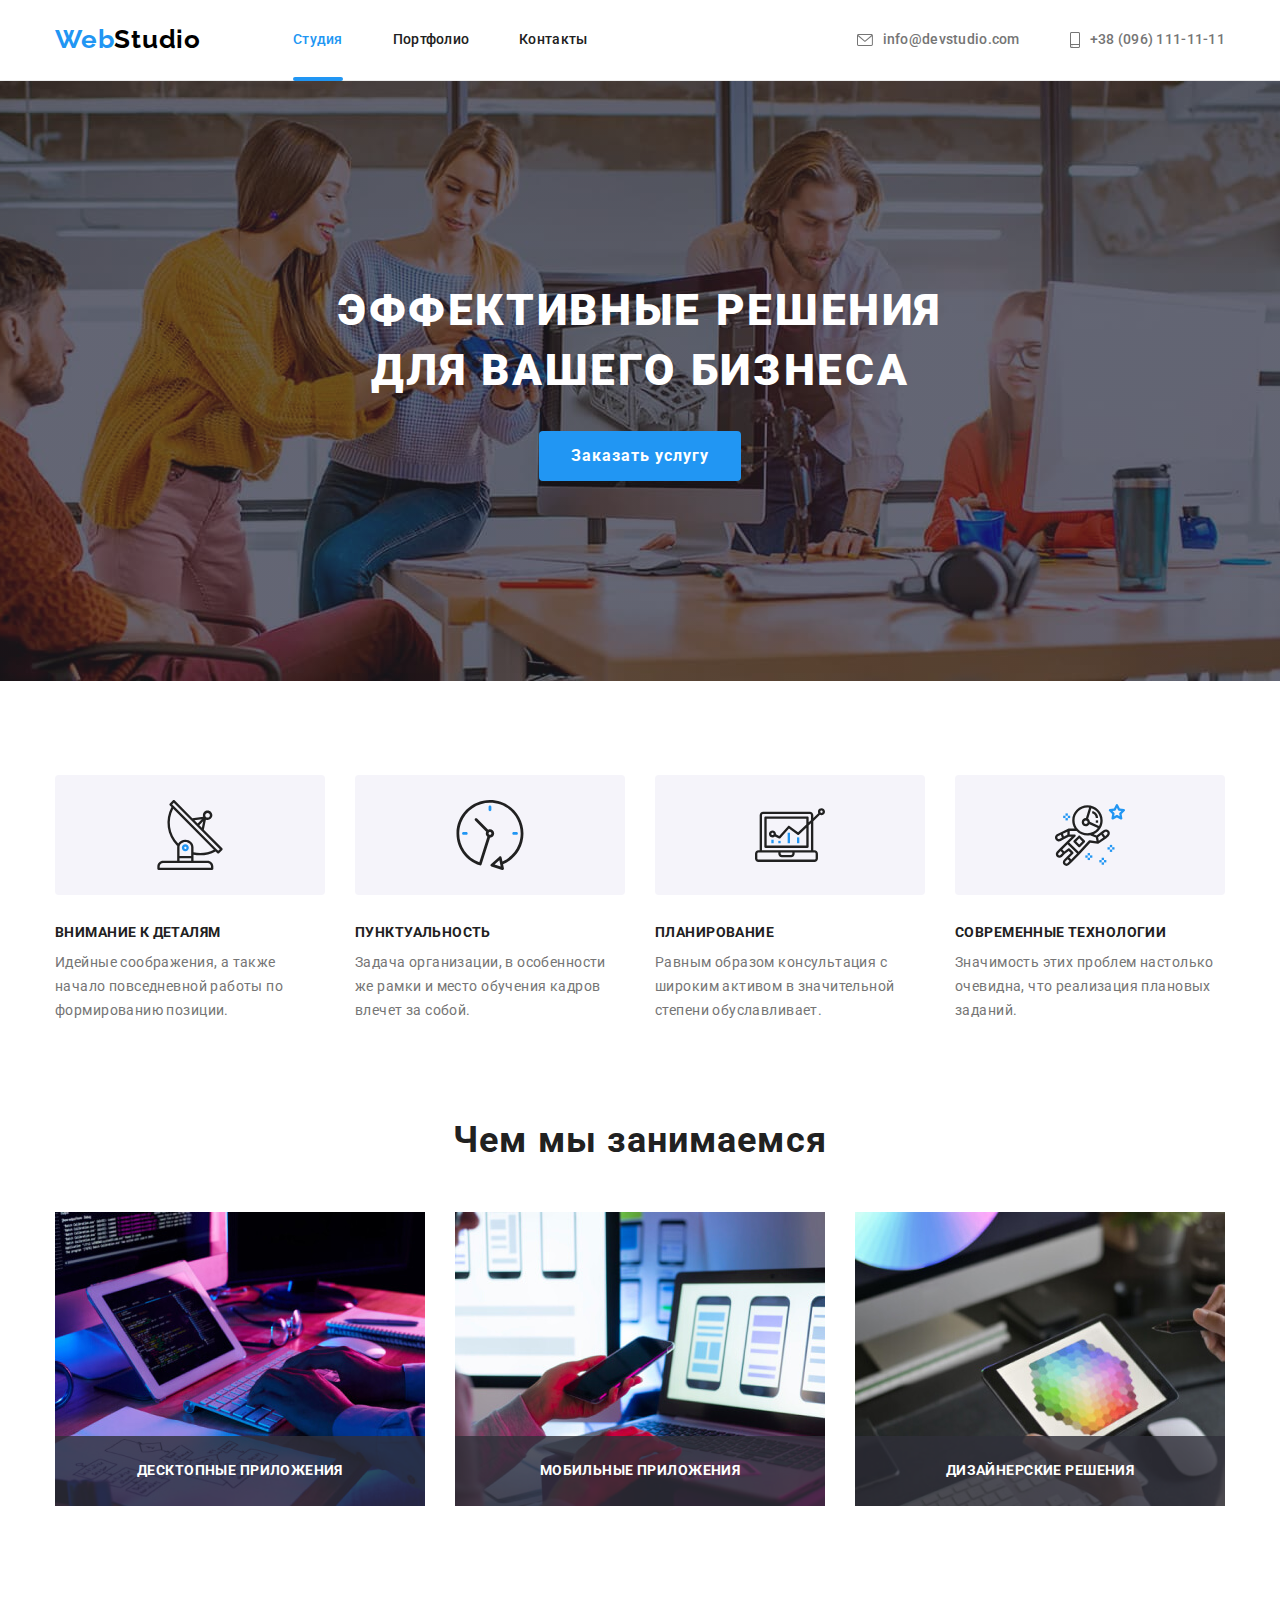
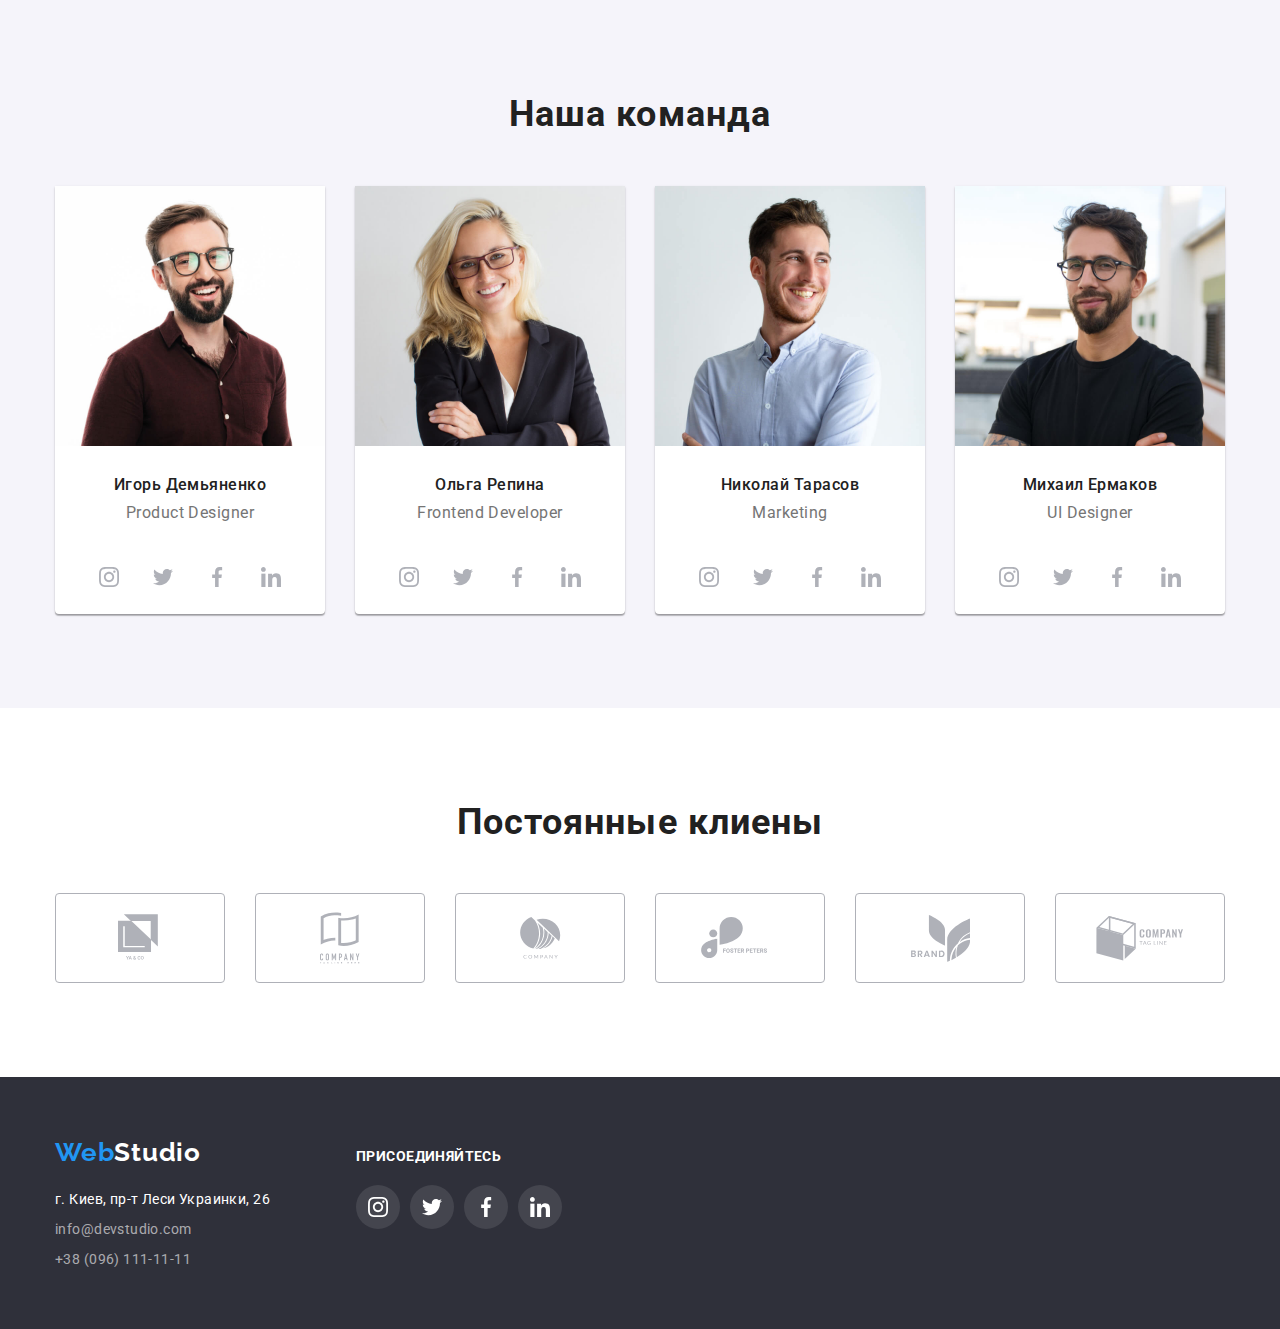
<file: index.html>
<!DOCTYPE html>
<html lang="ru">

<head>
  <meta charset="UTF-8">
  <meta name="viewport" content="width=device-width, 
  initial-scale=1.0">
  <title>WebStudio</title>
  <link rel="stylesheet" 
  href="https://cdnjs.cloudflare.com/ajax/libs/modern-normalize/1.0.0/modern-normalize.min.css">
    <link rel="preconnect" 
    href="https://fonts.gstatic.com">
    <link
      href="https://fonts.googleapis.com/css2?family=Oleo+Script&family=Raleway:wght@700&family=Roboto:wght@400;500;700;900&display=swap"
      rel="stylesheet"/>
  <link 
  rel="stylesheet" 
  href="./css/common.css" 
  />
  <link rel="stylesheet" 
  href="./css/main.css"
  />
</head>

<body class="page">
  <!-- Шапка сайта -->
  <header class="page-header">

     <div class="container">  
      <nav class="nav">

        <a href="/" lang="en" class="logo link">
          <span class="logo-web">Web</span>Studio</a>
                  <!--Навигация на другие страницы-->
        <ul class="nav-list list">
          <li class="nav-list-item">
            <a href="./index.html" class="nav-link link current">
              Студия</a>
          </li>
          <li class="nav-list-item">
            <a href="./portfolio.html" class="nav-link link">
              Портфолио</a>
          </li>
          <li class="nav-list-item">
            <a href="#" class="nav-link link">
              Контакты</a>
          </li>
        </ul>
      
       </nav> 
      <!--контакты-->
      <address class="address">
        <ul class="address-list list">
          <li class="address-list-item">
            <!-- Ссылка на адрес электронной почты  -->
            <a href="mailto:info@devstudio.com" 
            class="link-mail">
            <svg class="icon-mail">
              <use 
              href="./images/sprite.svg#icon-mail">
              </use>
            </svg>
              info@devstudio.com</a>
          </li>
          <li class="address-list-item">
            <!-- Ссылка на телефонный номер -->
            <a href="tel:+380961111111" 
            class="link-tel">
            <svg class="icon-tel">
              <use 
              href="./images/sprite.svg#icon-smartphone">
              </use>
            </svg>
              +38 (096) 111-11-11</a>
          </li>
        </ul>
      </address>
     </div> 
    
  </header> 

  <main class="main">
    <!--герой-->
    <section class="hero section">

        <div class="container hero-bunner">

          <h1 class="visually-hidden">Студия создания сайтов WebStudio </h1>
          <p class="hero-title">Эффективные решения для вашего бизнеса</p>
          <button type="button" 
          class="hero-btn" data-modal-open>
            Заказать услугу</button>

        </div>
     
    </section>

    <!--приемущества и особенности-->
    <section class="skill section">
      <!--  заголовок особенности будет скрыт -->
      
      <div class="container">
        <h2 class="visually-hidden">особенности</h2>
          <ul class="skill-list list">
            <li class="skill-item icon-antenna">
              <h3 class="section-title">Внимание к деталям</h3>
              <p class="text">
                Идейные соображения,
                а также начало повседневной
                работы по формированию позиции.
              </p>
            </li>
            <li class="skill-item icon-clock">
              <h3 class="section-title">Пунктуальность</h3>
              <p class="text">
                Задача организации,
                в особенности же рамки и место
                обучения кадров влечет за собой.
              </p>
            </li>
            <li class="skill-item icon-diagram">
              <h3 class="section-title">Планирование</h3>
              <p class="text">
                Равным образом консультация
                с широким активом в значительной
                степени обуславливает.
              </p>
            </li>
            <li class="skill-item icon-astronaut">
              <h3 class="section-title">Современные технологии</h3>
              <p class="text">
                Значимость этих проблем
                настолько очевидна, что
                реализация плановых заданий.
              </p>
            </li>
          </ul>
      </div>
      
    </section>

    <!--Примеры работ-->
    <section class="work section">
      <div class="container sect">
        <h2 class="section-title-about">Чем мы занимаемся</h2>
        <ul class="work-list list">
            <li class="work-img">
              
              <img src="./images/box1.jpg" 
              alt="работа с кодом руки на клавиатуре" 
              width="370" 
              height="294">
              
              <div class="workart">
                   <p class="work-info">Десктопные приложения</p>
              </div>
            </li>
            <li class="work-img">
              
              <img src="./images/box2.jpg" 
              alt="оптимизация для телефонов телефон в руке" 
              width="370" 
              height="294">
              
              <div class="workart">
                   <p class="work-info">Мобильные приложения</p>
              </div>
            </li>
            <li class="work-img">
              
              <img src="./images/box3.jpg" 
              alt="работа с визуалом планшет с гаммой цветов" 
              width="370" 
              height="294">
              
              <div class="workart">
                   <p class="work-info">Дизайнерские решения</p>
              </div>
            </li>
        </ul>
      </div>

    </section>

           <!-- команда team-->
    <section class="section section-team">
      <div class="container team">
      <h2 class="section-title-team">Наша команда</h2>
      <ul class="work-list-team list">
      
        <li class="work-team">
          <img src="./images/card1.jpg" 
          alt="участник1" width="270" height="260">
          <div class="work-list-content">
            <p class="team-name">
              Игорь Демьяненко</p>
            <p class="team-position" lang="en">Product Designer</p>
          </div>
             <ul class="social-list list">
               <li class="social-list-item">
                 <a class="social-list-link" href="">
                   <svg class="social-list-icon">
                     <use href="./images/sprite.svg#icon-instagram">
                     </use>
                   </svg>
                </a>
              </li>
               <li class="social-list-item">
                 <a class="social-list-link" href="">
                   <svg class="social-list-icon">
                     <use href="./images/sprite.svg#icon-twitter">
                     </use>
                   </svg>
                </a>
              </li>
               <li class="social-list-item">
                 <a class="social-list-link" href="">
                   <svg class="social-list-icon">
                     <use href="./images/sprite.svg#icon-facebook">
                     </use>
                   </svg>
                 </a>
                </li>
               <li class="social-list-item">
                 <a class="social-list-link" href="">
                   <svg class="social-list-icon">
                     <use href="./images/sprite.svg#icon-linkedin">
                     </use>
                   </svg>
                </a>
              </li>
             </ul>
        </li>
        <li class="work-team">
          <img src="./images/card2.jpg" 
          alt="участник2" width="270" height="260">
          <div class="work-list-content">
            <p class="team-name">
              Ольга Репина</p>
            <p class="team-position" lang="en">Frontend Developer</p>
          </div>
             <ul class="social-list list">
               <li class="social-list-item">
                 <a class="social-list-link" href="">
                   <svg class="social-list-icon">
                     <use href="./images/sprite.svg#icon-instagram">
                     </use>
                   </svg>
                </a>
              </li>
               <li class="social-list-item">
                 <a class="social-list-link" href="">
                   <svg class="social-list-icon">
                     <use href="./images/sprite.svg#icon-twitter">
                     </use>
                   </svg>
                </a>
              </li>
               <li class="social-list-item">
                 <a class="social-list-link" href="">
                   <svg class="social-list-icon">
                     <use href="./images/sprite.svg#icon-facebook">
                     </use>
                   </svg>
                 </a>
                </li>
               <li class="social-list-item">
                 <a class="social-list-link" href="">
                   <svg class="social-list-icon">
                     <use href="./images/sprite.svg#icon-linkedin">
                     </use>
                   </svg>
                </a>
              </li>
             </ul>
        </li>
        <li class="work-team">
          <img src="./images/card3.jpg" 
          alt="участник3" width="270" height="260">
          <div class="work-list-content">
            <p class="team-name">
              Николай Тарасов</p>
            <p class="team-position" lang="en">Marketing</p>
          </div>
             <ul class="social-list list">
               <li class="social-list-item">
                 <a class="social-list-link" href="">
                   <svg class="social-list-icon">
                     <use href="./images/sprite.svg#icon-instagram">
                     </use>
                   </svg>
                </a>
              </li>
               <li class="social-list-item">
                 <a class="social-list-link" href="">
                   <svg class="social-list-icon">
                     <use href="./images/sprite.svg#icon-twitter">
                     </use>
                   </svg>
                </a>
              </li>
               <li class="social-list-item">
                 <a class="social-list-link" href="">
                   <svg class="social-list-icon">
                     <use href="./images/sprite.svg#icon-facebook">
                     </use>
                   </svg>
                 </a>
                </li>
               <li class="social-list-item">
                 <a class="social-list-link" href="">
                   <svg class="social-list-icon">
                     <use href="./images/sprite.svg#icon-linkedin">
                     </use>
                   </svg>
                </a>
              </li>
             </ul>
        </li>
        <li class="work-team">
          <img src="./images/card4.jpg" 
          alt="участник4" width="270" height="260">
          <div class="work-list-content">
            <p class="team-name">
              Михаил Ермаков</p>
            <p class="team-position" lang="en">UI Designer</p>
          </div>
             <ul class="social-list list">
               <li class="social-list-item">
                 <a class="social-list-link" href="">
                   <svg class="social-list-icon">
                     <use href="./images/sprite.svg#icon-instagram">
                     </use>
                   </svg>
                </a>
              </li>
               <li class="social-list-item">
                 <a class="social-list-link" href="">
                   <svg class="social-list-icon">
                     <use href="./images/sprite.svg#icon-twitter">
                     </use>
                   </svg>
                </a>
              </li>
               <li class="social-list-item">
                 <a class="social-list-link" href="">
                   <svg class="social-list-icon">
                     <use href="./images/sprite.svg#icon-facebook">
                     </use>
                   </svg>
                 </a>
                </li>
               <li class="social-list-item">
                 <a class="social-list-link" href="">
                   <svg class="social-list-icon">
                     <use href="./images/sprite.svg#icon-linkedin">
                     </use>
                   </svg>
                </a>
              </li>
             </ul>
        </li>

      </ul>
      </div>

    </section>
    <section class="regular section">
      <div class="container regul">
        <h3 class="regular-title">Постоянные клиены</h3>
        <ul class="regular-list list">
          <li class="regular-list-item">
            <a class="regular-list-link" href="">
              <svg width="44px" height="49px" 
              class="regular-icon">
                <use href="./images/sprite.svg#icon-logoyaco"></use>
              </svg></a>
          </li>
          <li class="regular-list-item">
            <a class="regular-list-link" href="">
              <svg width="40px" height="52px" 
              class="regular-icon">
                <use href="./images/sprite.svg#icon-logocompanytegline"></use>
              </svg></a>
          </li>
          <li class="regular-list-item">
            <a class="regular-list-link" href="">
              <svg width="41px" height="42px" class="regular-icon">
                <use href="./images/sprite.svg#icon-logocompany"></use>
              </svg></a>
          </li>
          <li class="regular-list-item">
            <a class="regular-list-link" href="">
              <svg width="79px" height="42px" 
              class="regular-icon">
                <use href="./images/sprite.svg#icon-logofoster"></use>
              </svg></a>
          </li>
          <li class="regular-list-item">
            <a class="regular-list-link" href="">
              <svg width="59px" height="47px" 
              class="regular-icon">
                <use href="./images/sprite.svg#icon-logobrand"></use>
              </svg></a>
          </li>
          <li class="regular-list-item">
            <a class="regular-list-link" href="">
              <svg width="88px" height="45px" 
              class="regular-icon">
                <use href="./images/sprite.svg#icon-logobox"></use>
              </svg></a>
          </li>
        </ul>
      </div>
    </section>
  </main>

<!-- Футер -->
  <footer class="footer">
      
    <div class="container footcontainer">
          <!-- футер лого  -->
          <div class="footlogaddress">
             <a href="./index.html" lang="en" 
               class="footer-logo link">
               <span class="logo-web">Web</span>Studio
             </a>
              <!-- <div class="foot-nav"> -->
                 <address class="footer-address">
                    <ul class="footer-address-list list">

              <li class="footer-address-list-item-add">
                <!-- Ссылка на адрес в гугл картах  -->
                <a href="https://goo.gl/maps/7p2n6qCXevgdCQAM8" 
                class="link-address">
                  г. Киев, пр-т Леси Украинки, 26
                </a>
              </li>
        
              <li class="footer-address-list-item">
                <!-- Ссылка на адрес электронной почты  -->
                <a href="mailto:info@devstudio.com" 
                class="foot-link-mail">
                  info@devstudio.com
                </a>
              </li>

              <li class="footeraddress-list-item">
                <!-- Ссылка на телефонный номер -->
                <a href="tel:+380961111111" 
                class="foot-link-tel">
                  +38 (096) 111-11-11
                </a>
              </li>
                    </ul>
                 </address>
               <!-- </div> -->
          </div>
           <!--======= Ссылки в социальныж сетях ======== -->

          <div class="footsocial">
          <b class="footsocial-title">ПРИСОЕДИНЯЙТЕСЬ
          </b>
          <ul class="footsocial-list list">
            <li class="footsocial-item">
              <a class="footsocial-link" href=" ">
                <svg class="footsocial-icon">
                  <use href="./images/sprite.svg#icon-instagram">  
                  </use>
                </svg>
              </a>
            </li>
            <li class="footsocial-item">
              <a class="footsocial-link" href=" ">
                <svg class="footsocial-icon">
                  <use href="./images/sprite.svg#icon-twitter">  
                  </use>
                </svg>
              </a>
            </li>
            <li class="footsocial-item">
              <a class="footsocial-link" href=" ">
                <svg class="footsocial-icon">
                  <use href="./images/sprite.svg#icon-facebook">  
                  </use>
                </svg>
              </a>
            </li>
            <li class="footsocial-item">
              <a class="footsocial-link" href=" ">
                <svg class="footsocial-icon">
                  <use href="./images/sprite.svg#icon-linkedin">         
                  </use>
                </svg>
              </a>
             </li>
            </ul>
          </div>
      
    </div>
  </footer>
    <!-- =========== BACKDROP ========= -->
    <div class="backdrop is-hidden" data-modal>
      <div class="modal">
        <button type="button" 
        class="modal-close-btn" data-modal-close>
            <svg class="icon-close-btn" 
            <!-- width="11px" 
            height="11px" -->
            />
            <use href="./images/sprite.svg#icon-icon-close-btn">
            </use>
          </svg>
        </button>
      </div>
    </div>
    <script src="./js/modal.js"></script>
 </body>
</html>
</file>
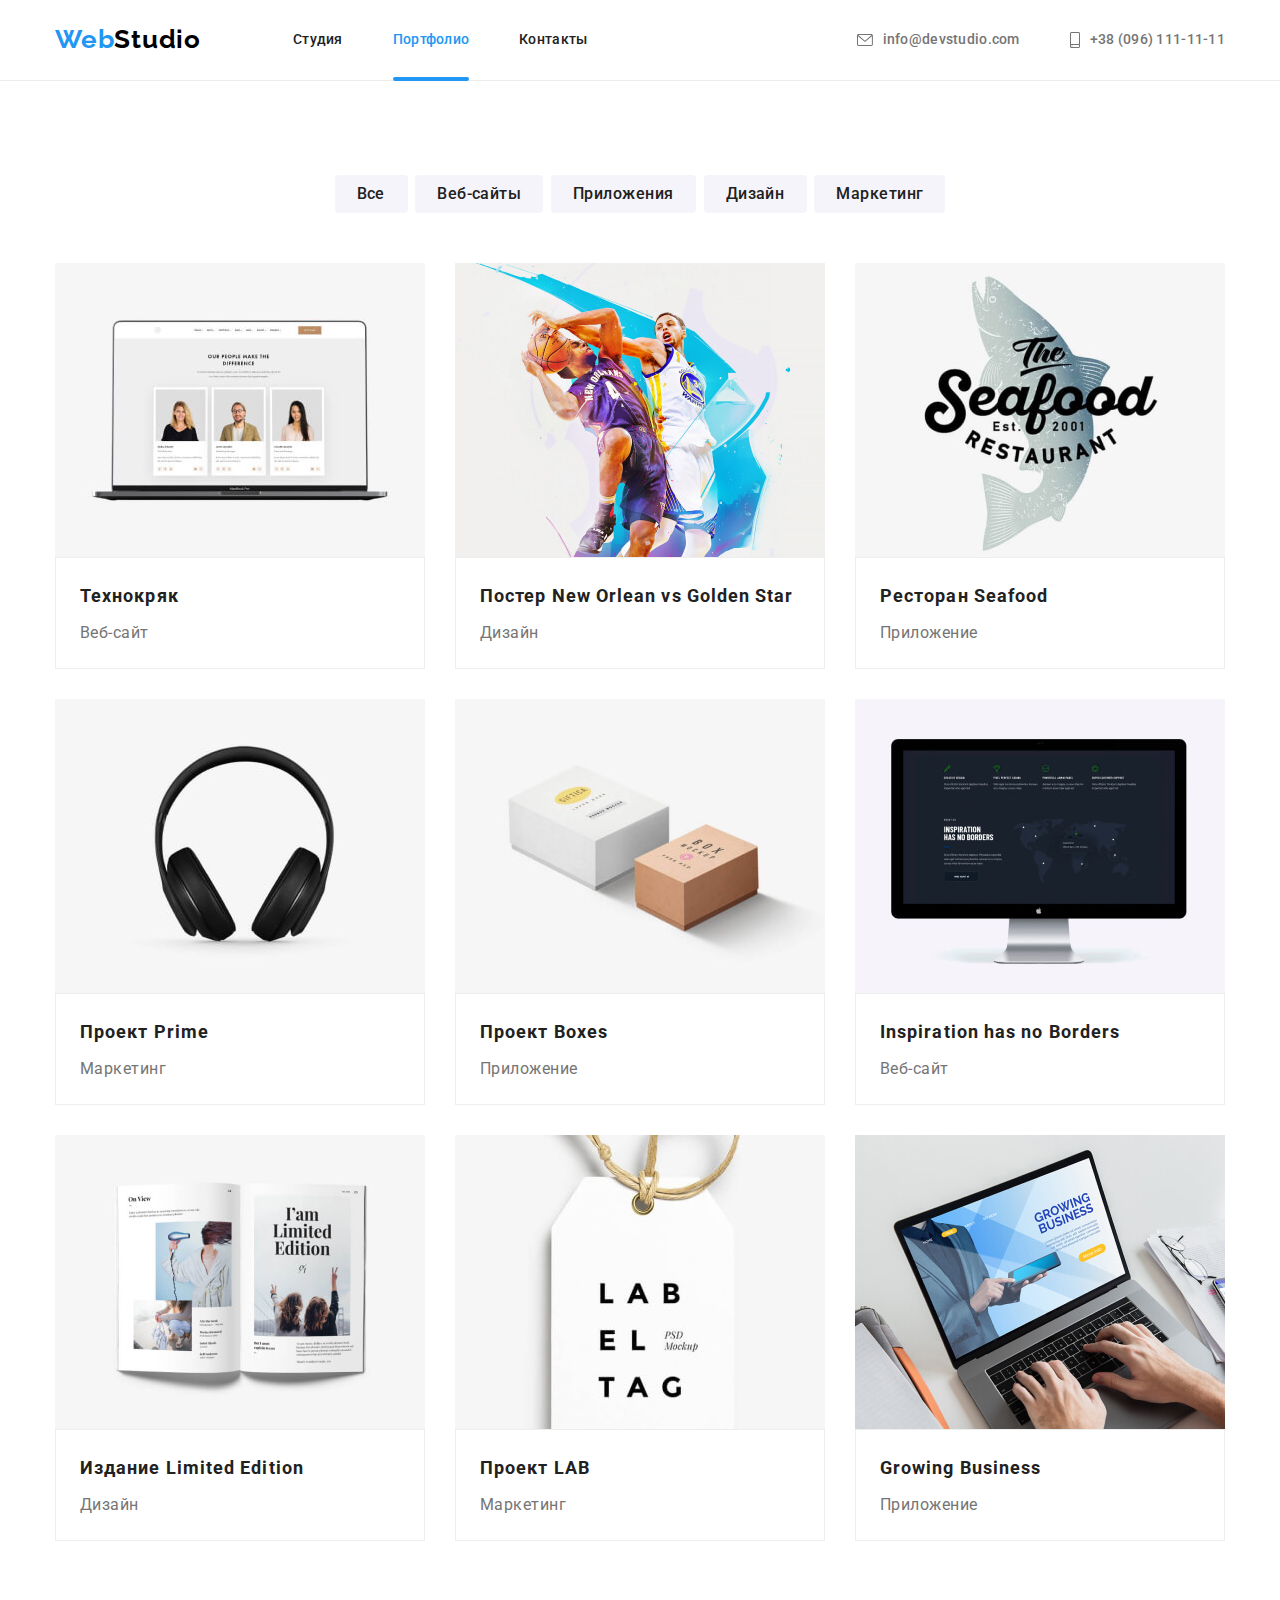
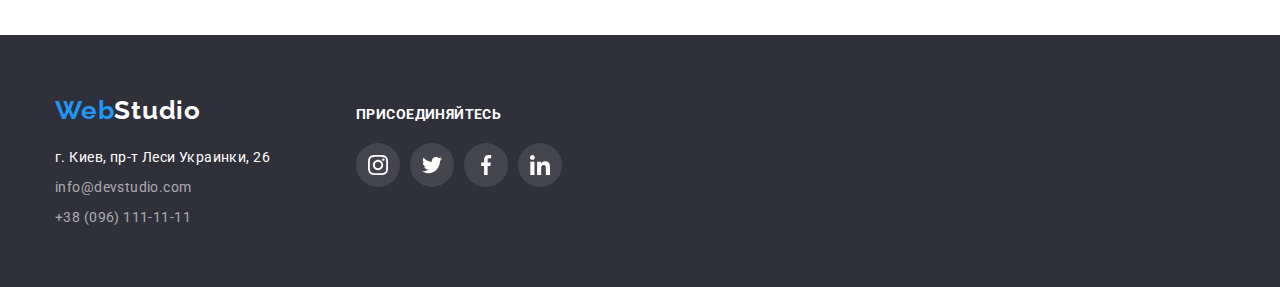
<file: portfolio.html>
<!DOCTYPE html>
<html lang="ru">
  
<head>
  <meta charset="UTF-8"/>
  <meta name="viewport" content="width=device-width, 
  initial-scale=1.0"/>
  <title>Portfolio</title>
  <link rel="stylesheet" 
  href="https://cdnjs.cloudflare.com/ajax/libs/modern-normalize/1.0.0/modern-normalize.min.css">
  <link rel="preconnect" 
  href="https://fonts.gstatic.com"/>
  <link
    href="https://fonts.googleapis.com/css2?family=Oleo+Script&family=Raleway:wght@700&family=Roboto:wght@400;500;700&display=swap"
    rel="stylesheet"/>
  <link 
  rel="stylesheet" 
  href="./css/common.css" 
  />
  <link rel="stylesheet" 
  href="./css/portfolio.css" 
  />
</head>

<body class="page">
  <!-- Шапка сайта -->
  <header class="page-header">

    <div class="container">
    <nav class="nav">

      <a href="/" lang="en" class="logo link">
        <span class="logo-web">Web</span>Studio</a>
                <!--Навигация на другие страницы-->
      <ul class="nav-list list">
        <li class="nav-list-item">
          <a href="./index.html" class=" nav-link link">
            Студия</a>
        </li>
        <li class="nav-list-item">
          <a href="./portfolio.html" class="nav-link link current">
            Портфолио</a>
        </li>
        <li class="nav-list-item">
          <a href="" class="nav-link link">
            Контакты</a>
        </li>
      </ul>
         
    </nav>
    <!--контакты-->
     <address class="address">
       <ul class="address-list list">
          <li class="address-list-item">
        <!-- Ссылка на адрес электронной почты  -->
        <a href="mailto:info@devstudio.com" 
        class="link-mail">
        <svg class="icon-mail">
          <use href="./images/sprite.svg#icon-mail"></use>
        </svg>
          info@devstudio.com</a>
          </li>
          <li class="address-list-item">
        <!-- Ссылка на телефонный номер -->
        <a href="tel:+380961111111" 
        class="link-tel">
        <svg class="icon-tel">
          <use href="./images/sprite.svg#icon-smartphone"></use>
        </svg>
          +38 (096) 111-11-11</a>
          </li>
    </ul>
  </address>
  </div>

  </header>

  <main class="main">
    <!-- фильтр -->
      <section class="portfolio">
          <div class="container">
              <!-- filtr -->
              <div class=" fil">
                  <h1 class="visually-hidden">Фильтр проектов</h1>
                
                  <ul class="fil-list list">
                    <li class="fil-list-item ">
                      <button class="fil-btn fil-all" type="button">
                        Все
                      </button>
                    </li>
                    <li class="fil-list-item">
                      <button class="fil-btn fil-web" type="button">
                        Веб-сайты
                      </button>
                    </li>
                    <li class="fil-list-item">
                      <button class="fil-btn fil-applic" type="button">
                        Приложения
                      </button>
                    </li>
                    <li class="fil-list-item">
                      <button class="fil-btn fil-design" type="button">
                        Дизайн
                      </button>
                    </li>
                    <li class="fil-list-item">
                      <button class="fil-btn fil-market" type="button">
                        Маркетинг
                      </button>
                    </li>
                  </ul>
              </div>
              <!-- ==========  карточки   =========== -->
              <div class="proj">
                  <h2 class="visually-hidden">Портфолио</h2>
                
                  <ul class="proj-list list">
                    <!-- === a Монитор ноутбука с лицами === -->
                    <li class="proj-item">
                      <a class="proj-link link" href="#">
                        <div class="overlay">
                          <img src="./images/portfolio/imgtehno.jpg" 
                          alt="Монитор ноутбука с лицами" 
                          width="370" 
                          height="294" 
                          />
                          <p class="overlay-txt">
                            Технокряк это современная площадка распространения короновируса. Компании используют эту
                            платформу для цифрового шпионажа и атак на защищенные сервера конкурентов
                          </p>
                        </div>
                        

                        <div class="proj-text">
                          <h3 class="work-title">
                            Технокряк
                          </h3>
                          <p class="work-text">
                            Веб-сайт
                          </p>
                        </div>
                
                      </a>
                    </li>
                    <!-- === b Известные баскетболисты с мячем === -->
                    <li class="proj-item">
                      <a class="proj-link link" href="#">
                        <div class="overlay">
                          <img src="./images/portfolio/imgstar.jpg" 
                          alt="Известные баскетболисты с мячем" 
                          width="370" 
                          height="294" 
                          />
                          <p class="overlay-txt">
                            Технокряк это современная площадка распространения короновируса. Компании используют эту
                            платформу для цифрового шпионажа и атак на защищенные сервера конкурентов
                          </p>
                        </div>
                        

                        <div class="proj-text">
                          <h3 lang="en" class="work-title">
                            Постер New Orlean vs Golden Star</h3>
                          <p class="work-text">
                            Дизайн</p>
                        </div>
                
                      </a>
                    </li>
                    <!-- === c логотип ресторана сиафуд === -->
                    <li class="proj-item">
                      <a class="proj-link link" href="#">
                        <div class="overlay">
                          <img src="./images/portfolio/imgseafood.jpg" 
                          alt="логотип ресторана сиафуд" 
                          width="370" 
                          height="294" 
                          />
                          <p class="overlay-txt">
                            Технокряк это современная площадка распространения короновируса. Компании используют эту
                            платформу для цифрового шпионажа и атак на защищенные сервера конкурентов
                          </p>
                        </div>
                        

                        <div class="proj-text">
                          <h3 lang="en" class="work-title">
                            Ресторан Seafood</h3>
                          <p class="work-text">
                            Приложение</p>
                        </div>
                
                      </a>
                    </li>
                    <!-- === d наушники === -->
                    <li class="proj-item">
                      <a class="proj-link link" href="#">
                        <div class="overlay">
                          <img src="./images/portfolio/imgprime.jpg" 
                          alt="наушники" 
                          width="370" 
                          height="294" 
                          />
                          <p class="overlay-txt">
                            Технокряк это современная площадка распространения короновируса. Компании используют эту
                            платформу для цифрового шпионажа и атак на защищенные сервера конкурентов
                          </p>
                        </div>
                        

                        <div class="proj-text">
                          <h3 lang="en" class="work-title">
                            Проект Prime</h3>
                          <p class="work-text">
                            Маркетинг</p>
                        </div>
                
                      </a>
                    </li>
                    <!-- === e две коробки на белом фоне === -->
                    <li class="proj-item">
                      <a class=" proj-link link" href="#">
                        <div class="overlay">
                          <img src="./images/portfolio/imgboxes.jpg" 
                          alt="две коробки на белом фоне" 
                          width="370" 
                          height="294" 
                          />
                          <p class="overlay-txt">
                            Технокряк это современная площадка распространения короновируса. Компании используют эту
                            платформу для цифрового шпионажа и атак на защищенные сервера конкурентов
                          </p>
                        </div>                       
                        

                        <div class="proj-text">
                          <h3 lang="en" class="work-title">
                            Проект Boxes</h3>
                          <p class="work-text">
                            Приложение</p>
                        </div>
                
                      </a>
                    </li>
                    <!-- === f Монитор компа === -->
                    <li class="proj-item">
                      <a class="proj-link link" href="#">
                        <div class="overlay">
                          <img src="./images/portfolio/imgnobord.jpg" 
                          alt="Монитор компа" 
                          width="370" 
                          height="294" 
                          />
                          <p class="overlay-txt">
                            Технокряк это современная площадка распространения короновируса. Компании используют эту
                            платформу для цифрового шпионажа и атак на защищенные сервера конкурентов
                          </p>
                        </div>
                        

                        <div class="proj-text">
                          <h3 lang="en" class="work-title">
                            Inspiration has no Borders</h3>
                          <p class="work-text">
                            Веб-сайт</p>
                        </div>
                
                      </a>
                    </li>
                    <!-- === g раскрытый журнал === -->
                    <li class="proj-item">
                      <a class="proj-link link" href="#">
                        <div class="overlay">
                          <img src="./images/portfolio/imglimedit.jpg" 
                          alt="раскрытый журнал" 
                          width="370" 
                          height="294" 
                          />
                          <p class="overlay-txt">
                            Технокряк это современная площадка распространения короновируса. Компании используют эту
                            платформу для цифрового шпионажа и атак на защищенные сервера конкурентов
                          </p>
                        </div>
                       

                        <div class="proj-text">
                          <h3 lang="en" class="work-title">
                            Издание Limited Edition</h3>
                          <p class="work-text">
                            Дизайн
                          </p>
                        </div>
                
                      </a>
                    </li>
                    <!-- === h бирка на шнурке === -->
                    <li class="proj-item">
                      <a class="proj-link link" href="#">
                        <div class="overlay">
                          <img src="./images/portfolio/imglab.jpg" 
                          alt="бирка на шнурке" 
                          width="370" 
                          height="294" 
                          />
                          <p class="overlay-txt">
                            Технокряк это современная площадка распространения короновируса. Компании используют эту
                            платформу для цифрового шпионажа и атак на защищенные сервера конкурентов
                          </p>
                        </div>
                        

                        <div class="proj-text">
                          <h3 class="work-title">
                            Проект LAB
                          </h3>
                          <p class="work-text">
                            Маркетинг
                          </p>
                        </div>
                
                      </a>
                    </li>
                    <!-- === i Монитор ноутбука с приложением === -->
                    <li class="proj-item">
                      <a class="proj-link link" href="#">
                        <div class="overlay">
                          <img src="./images/portfolio/imgbusiness.jpg" 
                          alt="Монитор ноутбука с приложением" 
                          width="370" 
                          height="294" 
                          />
                          <p class="overlay-txt">
                            Технокряк это современная площадка распространения короновируса. Компании используют эту
                            платформу для цифрового шпионажа и атак на защищенные сервера конкурентов
                          </p>
                        </div>
                        

                        <div class="proj-text">
                          <h3 lang="en" class="work-title">
                            Growing Business
                          </h3>
                          <p class="work-text">
                            Приложение
                          </p>
                        </div>
                
                      </a>
                    </li>
                  </ul>
              </div>

          </div>


      </section>
  </main>
    <!-- Футер -->
    <footer class="footer">

      <div class="container footcontainer">

          <div class="footlogaddress">
                <a href="/" lang="en" class="footer-logo link">
                  <span class="logo-web">Web</span>Studio
                </a>
                <div class="foot-nav">
                  <address class="footer-address">
                    <ul class="footer-address-list list">
                
                      <li class="footer-address-list-item-add">
                        <!-- Ссылка на адрес в гугл картах  -->
                        <a href="https://goo.gl/maps/7p2n6qCXevgdCQAM8" class="link-address">
                          г. Киев, пр-т Леси Украинки, 26
                        </a>
                      </li>
                
                      <li class="footer-address-list-item">
                        <!-- Ссылка на адрес электронной почты  -->
                        <a href="mailto:info@devstudio.com" class="foot-link-mail">
                          info@devstudio.com
                        </a>
                      </li>
                
                      <li class="footer-address-list-item">
                        <!-- Ссылка на телефонный номер -->
                        <a href="tel:+380961111111" class="foot-link-tel">
                          +38 (096) 111-11-11
                        </a>
                      </li>
                    </ul>
                  </address>
                </div>
          </div>
         
          <div class="footsocial">
            <b class="footsocial-title">ПРИСОЕДИНЯЙТЕСЬ
            </b>
            <ul class="footsocial-list list">
              <li class="footsocial-item">
                <a class="footsocial-link" href=" ">
                  <svg class="footsocial-icon">
                    <use href="./images/sprite.svg#icon-instagram">
                    </use>
                  </svg>
                </a>
              </li>
              <li class="footsocial-item">
                <a class="footsocial-link" href=" ">
                  <svg class="footsocial-icon">
                    <use href="./images/sprite.svg#icon-twitter">
                    </use>
                  </svg>
                </a>
              </li>
              <li class="footsocial-item">
                <a class="footsocial-link" href=" ">
                  <svg class="footsocial-icon">
                    <use href="./images/sprite.svg#icon-facebook">
                    </use>
                  </svg>
                </a>
              </li>
              <li class="footsocial-item">
                <a class="footsocial-link" href=" ">
                  <svg class="footsocial-icon">
                    <use href="./images/sprite.svg#icon-linkedin">
                    </use>
                  </svg>
                </a>
              </li>
            </ul>
          </div>

      </div>
           
    </footer>
  </body>
</html>
</file>
<file: css/common.css>
:root {
  /*цвет основного текста #757575*/
  --primary-text-color: #757575;
  /* вторичный цвет  #212121 */
  --title-text-color: #212121;
  /* акцент #2196F3*/
  --accent-color: #2196f3;
  /* ==== белый цвет ======= */
  --primary-white-color: #ffffff;

  --main-font: 'Roboto', sans-serif;

  --secondary-font: 'Raleway', 'Oleo Script', sans-serif;
}
/* ============ body ========== */
body {
  background-color: var(--primary-white-color);
  color: var(--primary-text-color);
  font-family: var(--main-font);
}
/* *,
      ::after,
      ::before {margin: 0; padding: 0;}
       */
/* ul {
  list-style: none;
  text-decoration: none;
}
a {
  text-decoration: none;
  list-style: none;
} */
.list {
  list-style: none;
}
.link {
  text-decoration: none;
}

h1,
h2,
h3,
h4,
h5,
h6 {
  margin: 0;
}

ul,
ol {
  margin: 0;
  padding: 0;
}

p {
  margin: 0;
}
img {
  display: block;
}

.container {
  width: 1200px;
  /* padding: 0 15px; */
  padding-left: 15px;
  padding-right: 15px;
  margin: 0 auto;
  /* outline: 1px solid; */
  /* padding-bottom: 94px; */
}
.section {
  /* outline: 1px solid; */
  /* margin-bottom: 94px; */
  /* padding-top: 94px; */
  /* padding-bottom: 94px; */
}
.portfolio {
  padding-top: 94px;
  padding-bottom: 94px;
  /* border-left: 0px;
  border-right: 0px;
  border-top: 1px solid #ececec; */
}
/* ================ Heder ==================== */
.page-header .container {
  display: flex;
  align-items: center;
}

.page-header {
  border-bottom: 1px solid #ececec;
}

/* width: 1222px; 
    min-height: 105px;
    margin: 0 auto; */

.page-header .logo {
  margin-right: 93px;
}
.nav {
  display: flex;
  align-items: center;
  /* justify-content: space-between; */
}

.logo {
  display: block;
  width: 145px;
  padding-top: 24px;
  border: 0px;
  padding-bottom: 25px;
}
/* display: flex; */
.nav-list {
  display: flex;
  border: 0px;
  padding-top: 32px;
  padding-bottom: 32px;
  /* margin-left: 93px; */
}
.nav-list-item:not(:last-child) {
  margin-right: 50px;
}
.page-header .address {
  /* display: flex;*/
  margin-left: auto;
}

.address-list {
  display: flex;

  border: 0px;
  padding-top: 32px;
  padding-bottom: 32px;
  transition: color 250ms cubic-bezier(0.4, 0, 0.2, 1);
}
.address-list-item:not(:last-child) {
  margin-right: 50px;
}
/* =========logo========== */

.logo {
  font-family: var(--secondary-font);
  font-style: normal;
  font-weight: 700;
  font-size: 26px;
  line-height: 1.19;
  letter-spacing: 0.03em;
  color: #000000;
}
.logo-web {
  font-family: var(--secondary-font);
  font-style: normal;
  font-weight: 700;
  font-size: 26px;
  line-height: 1.19;
  letter-spacing: 0.03em;
  color: var(--accent-color);
}
/* =========logo end ========== */

/* ============ site-nav ============ */
.nav-list .link {
  display: block;
  font-weight: 500;
  font-size: 14px;
  line-height: 1.14;
  letter-spacing: 0.02em;
  color: var(--title-text-color);
  text-decoration: none;
  transition: color 250ms cubic-bezier(0.4, 0, 0.2, 1);
}

.nav-list .link:hover,
.nav-list .link:focus,
.nav-list .link:active,
.nav-list .link.current {
  color: var(--accent-color);
  /* transition: 250ms cubic-bezier(0.4, 0, 0.2, 1); */
}

.nav-list .link.current {
  position: relative;
  color: var(--accent-color);
}

.nav-list .link.current:before {
  opacity: 1;
}
/* ====== полоса под навигацией ======= */
.nav-list .link::before {
  content: '';
  display: inline-block;
  align-items: center;
  position: absolute;
  opacity: 0;
  left: 0px;
  bottom: -33px;
  width: 100%;
  height: 4px;
  background-color: var(--accent-color);
  border-radius: 2px;
}
/* ====== полоса под навигацией с анимацией при ховер ======= */
.nav-link {
  position: relative;

  display: block;
  /* padding: ; */
  color: currentColor;
  transition: color 250ms cubic-bezier(0.4, 0, 0.2, 1);
}

.nav-link::after {
  content: '';

  position: absolute;

  left: 0;
  bottom: -33px;
  display: block;
  width: 100%;
  height: 4px;
  border-radius: 2px;
  background-color: var(--accent-color);

  /* display: none; */
  /* opacity: 0; */
  transform: scale(0, 0);
  transition: transform 250ms cubic-bezier(0.4, 0, 0.2, 1);
}

.nav-link:hover::after,
.nav-link:focus:after {
  /* display: block; */
  /* opacity: 1; */
  /* width: 100%; */
  transform: scale(1, 1);
}

.link-mail {
  display: flex;
  font-style: normal;
  font-weight: 500;
  font-size: 14px;
  line-height: 1.14;
  letter-spacing: 0.02em;
  color: var(--primary-text-color); /*цвет основного текста #757575*/
  text-decoration: none;
  align-items: center;
  transition: color 250ms cubic-bezier(0.4, 0, 0.2, 1);
}

.icon-mail {
  display: block;
  width: 16px;
  height: 12px;
  fill: #757575;
  margin-right: 10px;
  transition: fill 250ms cubic-bezier(0.4, 0, 0.2, 1);
}

.link-tel {
  display: flex;
  font-style: normal;
  font-weight: 500;
  font-size: 14px;
  line-height: 1.14;
  letter-spacing: 0.02em;
  color: var(--primary-text-color); /*цвет основного текста #757575*/
  text-decoration: none;
  align-items: center;
  transition: color 250ms cubic-bezier(0.4, 0, 0.2, 1);
}

.icon-tel {
  display: block;
  width: 10px;
  height: 16px;
  margin-right: 10px;
  fill: #757575;
  transition: fill 250ms cubic-bezier(0.4, 0, 0.2, 1);
}
.address-list .link-mail:hover,
.address-list .link-mail:focus {
  color: var(--accent-color);
}

.address-list .link-tel:hover,
.address-list .link-tel:focus {
  color: var(--accent-color);
}

.icon-mail,
.icon-tel {
  fill: currentColor;
}

/* .address-list .icon-tell:focus,
.address-list .icon-tell:hover {
  fill: var(--accent-color);
}
.address-list .icon-mail:hover,
.address-list .icon-mail:focus {
  fill: var(--accent-color);
} */
/* .link-mail,
.link-tel:hover,
.link-mail,
.link-tel:focus {
  fill: var(--accent-color);
} */
.address-list .address-list-item {
  display: flex;
  align-items: center;
}

/* .link-mail,
.link-tel:hover,
.link-mail,
.link-tel :focus {
  color: var(--accent-color);
} */
/* .nav-list .link.current {
  color: var(--accent-color);
} */
/* ============ site-nav end ============ */

/* ================ Heder end ==================== */

/* =========== hero ============== */
/* перенесены в файл "main" этой же папки  */
/* =========== hero end ============== */
.visually-hidden {
  position: absolute;
  width: 1px;
  height: 1px;
  margin: -1px;
  border: 0;
  padding: 0;

  white-space: nowrap;
  clip-path: imset(100%);
  clip: rect(0 0 0 0);
}
/*== приемущества и особенности skill =====*/
/* перенесены в файл "main" этой же папки  */
/* ============ end sill =========== */

/* =====--Примеры работ--====== */
/* перенесены в файл "main" этой же папки  */
/* =====--Примеры работ end--====== */

/* ========== команда team ========== */
/* перенесены в файл "main" этой же папки  */
/* =====-- команда team end--====== */

/* =========-- Футер --=========== */
.footer {
  background-color: #2f303a;
  /* height: 252px;
  width: auto;*/

  padding-top: 60px;
  padding-bottom: 60px;
  /* outline: 3px solid; */
  /* display: block; */
}

.footcontainer {
  /* display: block; */
  align-items: baseline;
  /* margin-top: 0px; */
  /* height: 252px; */
  /* align-items: center; */
  display: flex;
  /* outline: 3px solid;  */
}

/* .footcontainer {
  outline: 3px solid;
} */

.footer-logo {
  margin-bottom: 20px;
  display: block;
  width: 145px;
  border: 0px;
  height: 31px;

  /* outline: 3px solid; */
  /* padding-top: 60px; */

  font-family: var(--secondary-font);
  font-style: normal;
  font-weight: 700;
  font-size: 26px;
  line-height: 1.19;
  letter-spacing: 0.03em;
  color: var(--primary-white-color);
}

.foot-nav {
  /* min-width: 231px;

  display: flex;
  align-items: center; */

  /* outline: 3px solid; */
}

.footer-address-list {
  min-height: 81px;
  /* padding-bottom: 60px; */

  /* outline: 3px solid; */
}
.footer-address-list-item:nth-last-child(2) {
  /* background-color: orange; */
  margin: 9px 0;
  padding: 0;
  border: 0;

  /* outline: 3px solid; */
}
.link-address {
  display: block;
  font-style: normal;
  font-weight: 400;
  font-size: 14px;
  line-height: 1.71;
  letter-spacing: 0.03em;
  text-decoration: none;
  color: var(--primary-white-color);
  width: 231px;
  height: 21px;
}

.foot-link-mail {
  display: block;
  font-style: normal;
  font-weight: 400;
  font-size: 14px;
  line-height: 1.71;
  letter-spacing: 0.03em;
  text-decoration: none;
  color: rgba(255, 255, 255, 0.6);
  width: 231px;
  height: 21px;
}
.foot-link-tel {
  display: block;
  font-style: normal;
  font-weight: 400;
  font-size: 14px;
  line-height: 1.71;
  letter-spacing: 0.03em;
  text-decoration: none;
  color: rgba(255, 255, 255, 0.6);
  width: 231px;
  height: 21px;
}

.footlogaddress {
  /* padding-top: 60px;
  padding-bottom: 60px; */
  /* height: 252px; */
  display: inline-block;
  /* outline: 1px solid; */
}

.footsocial {
  width: 206px;
  min-height: 80px;
  display: inline-block;
  margin-left: 70px;
  /* margin-top: 72px; */
  /* margin-bottom: 100px; */
  /* padding-bottom: 100px; */
  /* outline: 1px solid; */
}

.footsocial-title {
  font-weight: 700;
  font-size: 14px;
  display: inline-block;
  line-height: 1.14;
  letter-spacing: 0.03em;
  text-transform: uppercase;
  margin-bottom: 20px;
  color: var(--primary-white-color);
  /* outline: 1px solid; */
}

.footsocial-icon {
  width: 20px;
  height: 20px;
  fill: var(--primary-white-color);
}

.footsocial-list {
  display: flex;

  justify-content: space-between;
  /* margin-bottom: 100px; */
}

.footsocial-link {
  display: flex;
  width: 44px;
  height: 44px;
  justify-content: center;
  align-items: center;
  background: rgba(255, 255, 255, 0.1);
  border-radius: 50%;
  transition: 250ms cubic-bezier(0.4, 0, 0.2, 1);
}
/* =========-- Футер end --=========== */

/* ==============WORK=========== */

.navigation-list-link.current {
  color: var(--accent-color);
}

.footsocial-link:hover,
.footsocial-link:focus {
  background-color: var(--accent-color);
  cursor: pointer;
}
/* =======portfolio filtr=========== */
/* .portfolio-list {
  display: flex;
} */

/* projects */
</file>
<file: css/main.css>
/* цвет логотипа #2196F3 и #000000 */
/* белый #ffffff */
/* фон #e5e5e5  и f5f4fa */

/* =========== hero ============== */
.hero {
  margin-left: auto;
  margin-right: auto;
  max-width: 1600px;
  min-height: 600px;
  background-color: #2f303a;
  background-image: linear-gradient(
      rgba(47, 48, 58, 0.4),
      rgba(47, 48, 58, 0.4)
    ),
    url('../images/hero.jpg');
  background-repeat: no-repeat;
  background-position: center;
  background-size: cover;
  display: flex;
  justify-content: center;
  align-items: center;
  /* padding-bottom: 94px; */
  /* padding: 200px auto 280px; */
  /* margin-bottom: 94px; */
}

/* .hero-bunner {
  
} */

.hero-title {
  /* margin-bottom: 94px; */
  color: #ffffff;

  font-weight: 900;
  font-size: 44px;
  line-height: 1.36;

  text-align: center;
  letter-spacing: 0.06em;
  text-transform: uppercase;
  width: 696px;
  margin: auto;
}

.hero-btn {
  min-width: 200px;
  height: 50px;
  border: 0;
  cursor: pointer;
  border-radius: 4px;

  font-weight: 700;
  font-size: 16px;
  line-height: 1.87;
  letter-spacing: 0.06em;

  margin: auto;
  margin-top: 30px;
  display: flex;
  align-items: center;
  text-align: center;
  padding: 10px 32px;
  /* box-shadow: 0px 4px 4px rgba(0, 0, 0, 0.15); */
  color: #ffffff;
  background-color: var(--accent-color);
}

/* .hero-btn:hover,
       .hero-btn:focus {

}     */
/* =========== hero end ============== */
/* =========== section =========== */
.skill {
  padding-top: 94px;
  padding-bottom: 94px;
}
/*--приемущества и особенности-->*/ /* ========= skill ========= */
.skill-list {
  /* color: var(--primary-text-color); */
  display: flex;
  /* flex-wrap: wrap; */
  /* margin-top: 94px;
  margin-bottom: 94px; */
  /* margin-left: -30px; */
  /* padding: 94px 0px; */

  /* outline: 1px solid; */
}
.skill-item {
  /* min-height: 101px;
  width: 270px; */

  /* flex-basis: calc(100% / 4 -30px); */
  /* outline: 1px solid; */
  /*  
      height: 101px;
     .skill-item:not(:last-child) {
     margin-top: 30px;
        */
}
.skill-item:not(:last-child) {
  margin-right: 30px;
}

.skill-item::before {
  content: '';
  display: block;
  height: 120px;
  /* width: 270px; */
  /* outline: 1px solid; */
  background-repeat: no-repeat;
  background-position: center;
  background-color: #f5f4fa;
  border-radius: 4px;
  margin-bottom: 30px;
}

.icon-antenna::before {
  background-image: url('../images/icon/antenna.svg');
}

.icon-clock::before {
  background-image: url('../images/icon/clock.svg');
}

.icon-diagram::before {
  background-image: url('../images/icon/diagram.svg');
}

.icon-astronaut::before {
  background-image: url('../images/icon/astronaut.svg');
}

.skill-item .section-title {
  width: 270px;
  height: 16px;
  font-weight: 700;
  font-size: 14px;
  line-height: 1.14;
  letter-spacing: 0.03em;
  text-transform: uppercase;
  color: var(--title-text-color);
}
.text {
  width: 270px;
  height: 75px;
  margin-top: 10px;

  font-weight: 400;
  font-size: 14px;
  line-height: 1.71;
  letter-spacing: 0.03em;
  color: var(--primary-text-color);
}

/* ========= skill end ========= */

/* ============ <!--Примеры работ--> ============ */

.work {
  padding-bottom: 94px;
}
/* .sect {
  margin-bottom: 94px;
} */
.work-list {
  display: flex;
  margin-top: 50px;
  /* margin-bottom: 94px; */
}
.work-list .work-img:not(:last-child) {
  margin-right: 30px;
  padding: 0;
  border: 0;
}
.section-title-about,
.section-title-team {
  font-weight: 700;
  font-size: 36px;
  line-height: 1.16;
  text-align: center;
  letter-spacing: 0.03em;
  color: var(--title-text-color);
}

.work-list .work-img {
  position: relative;
}
.workart {
  position: relative;
  left: 0;
  bottom: 0;
  width: 100%;
  display: inline-flex;
  justify-content: center;
  align-items: center;
  position: absolute;
  max-width: 370px;
  min-height: 70px;
  background: rgba(47, 48, 58, 0.8);
}
.work-info {
  width: fit-content;
  font-style: 400;
  font-weight: 700;
  font-size: 14px;
  line-height: 1.14px;
  text-align: center;
  letter-spacing: 0.03em;
  text-transform: uppercase;
  color: var(--primary-white-color);
}
/* ============ <!--Примеры работ end--> ============ */

/* ========== команда team ========== */
.section-team {
  padding-top: 94px;
  padding-bottom: 94px;
  background-color: #f5f4fa;
}
.team {
  /* background-color: #f5f4fa; */
}
.social-list {
  display: flex;
  width: 206px;
  height: 44px;
  margin: auto;
}

.social-list-link {
  display: flex;
  justify-content: center;
  align-items: center;
  width: 44px;
  height: 44px;
  border-radius: 50%;
  background-color: #ffffff;
  margin-right: 10px;
  transition: 250ms cubic-bezier(0.4, 0, 0.2, 1);
}
.social-list-link:hover .social-list-icon,
.social-list-link:focus .social-list-icon {
  fill: #ffffff;
}
.social-list-link:hover,
.social-list-link:focus {
  background-color: var(--accent-color);
  /* transition: 250ms cubic-bezier(0.4, 0, 0.2, 1); */
}
.social-list-icon {
  width: 20px;
  height: 20px;
  fill: #afb1b8;
}
.section-title-team {
  /* margin-top: 188px; */
  /* margin-bottom: 50px; */
  padding-bottom: 50px;
  /* padding-top: 94px; */
}
.work-list-team {
  /* margin-bottom: 94px; */
  display: flex;
  justify-content: space-between;
}
.team-name {
  margin-bottom: 10px;
}
.work-list-content {
  padding-top: 30px;
  padding-bottom: 16px;
}
/* .work-list-team .work-team:not(:last-child) {
  margin-right: 30px;
  padding: 0;
  border: 0;
} */
.work-list-team .team-name {
  font-weight: 500;
  font-size: 16px;
  line-height: 1.18;
  letter-spacing: 0.03em;
  color: var(--title-text-color);
  text-align: center;
}
.team-position {
  margin-bottom: 16px;
  margin-left: auto;
  margin-right: auto;
  min-width: 130px;
  height: 19px;

  font-weight: 400;
  font-size: 16px;
  line-height: 1.18;
  letter-spacing: 0.03em;
  color: var(--primary-text-color);
  text-align: center;
}
.work-team {
  width: 270px;
  min-height: 428px;
  background-color: var(--primary-white-color);
  box-shadow: 0px 1px 3px rgba(0, 0, 0, 0.12), 0px 1px 1px rgba(0, 0, 0, 0.14),
    0px 2px 1px rgba(0, 0, 0, 0.2);
  border-radius: 0px 0px 4px 4px;
}

/* ========== команда team end ======== */
/* ==================REGULAR================ */
.regular {
  padding-top: 94px;
  padding-bottom: 94px;
}
.regular-title {
  font-weight: 700;
  font-size: 36px;
  line-height: 1.16;
  text-align: center;
  letter-spacing: 0.03em;
  margin-bottom: 50px;
  /* margin-top: 94px; */

  color: var(--title-text-color);
}
.regular-icon {
  transition: 250ms cubic-bezier(0.4, 0, 0.2, 1);
}

.regular-list {
  display: flex;
  justify-content: space-between;
  align-items: center;
  /* margin-bottom: 94px; */
  /* margin-top: 94px; */
  /* padding-bottom: 94px; */
  transition: 250ms cubic-bezier(0.4, 0, 0.2, 1);
}

.regular-list-item {
  display: flex;
  width: 170px;
  height: 90px;
  border: 1px solid #afb1b8;
  box-sizing: border-box;
  border-radius: 4px;
  justify-content: center;
  align-items: center;
  transition: 250ms cubic-bezier(0.4, 0, 0.2, 1);
}

.regular-list-item:hover,
.regular-list-item:focus {
  border-color: var(--accent-color);
  cursor: pointer;
}

.regular-list-item:hover .regular-icon,
.regular-list-item:focus .regular-icon {
  fill: var(--accent-color);
}

.regular-list-link:focus {
  fill: var(--accent-color);
  /* transition: 250ms cubic-bezier(0.4, 0, 0.2, 1); */
}

.regular-list-link {
  display: flex;
  justify-content: center;
  align-items: center;
  width: 170px;
  height: 90px;
  fill: #afb1b8;
  transition: 250ms cubic-bezier(0.4, 0, 0.2, 1);
}
/* =========BACKDROP================ */
.backdrop {
  position: fixed;
  left: 0;
  top: 0;
  z-index: 100;
  width: 100%;
  height: 100%;
  background-color: rgba(0, 0, 0, 0.2);
  transition: transform 250ms cubic-bezier(0.4, 0, 0.2, 1);

  /* opacity: 1; */
}
.backdrop.is-hidden {
  transition: all 250ms cubic-bezier(0.4, 0, 0.2, 1) 250ms;
}
.backdrop.is-hidden .modal {
  transform: translate(-50%, -50%) scale(0);
  transition: transform 250ms cubic-bezier(0.4, 0, 0.2, 1) 250ms;
}
.modal {
  position: absolute;
  top: 50%;
  left: 50%;
  width: 528px;
  min-height: 581px;
  background-color: var(--primary-white-color); /* #ffffff;*/
  transform: translate(-50%, -50%) scale(1);
  transition: transform 250ms cubic-bezier(0.4, 0, 0.2, 1) 250ms;

  border-radius: 4px;
}
.modal-close-btn {
  position: absolute;
  top: 8px;
  right: 8px;
  width: 30px;
  height: 30px;
  border-radius: 50%;
  background-color: var(--primary-white-color);
  border: 1px solid rgba(0, 0, 0, 0.1);
  cursor: pointer;
}
.is-hidden {
  opacity: 0;
  visibility: hidden;
  pointer-events: none;
}
/* .icon-close-btn {
  fill: Color: #000000 ;
} */
</file>
<file: css/portfolio.css>
/* .portfolio {
  margin: 94px 0;
  border: 0;
} */
/* ===============filtr========== */
.fil {
  width: 611px;
  height: 54px;
  border: 0;
  margin: 0 auto 34px;
}
.fil-list {
  display: flex;
  border: 0;

  /* height: 54px; */
  justify-content: space-between;
}

.fil-all {
  min-width: 73px;
}

.fil-web {
  min-width: 128px;
}

.fil-applic {
  min-width: 145px;
}

.fil-design {
  min-width: 103px;
}
.fil-market {
  min-width: 130px;
}
.fil-btn {
  height: 38px;
  cursor: pointer;
  border: 0;
  border-radius: 4px;
  padding: 6px 22px;

  /* height: 38; */

  font-weight: 500;
  font-size: 16px;
  line-height: 1.625;
  letter-spacing: 0.03em;
  text-align: center;

  display: flex;
  justify-content: space-between;
  color: var(--title-text-color);
  background-color: #f5f4fa;
  transition: 250ms cubic-bezier(0.4, 0, 0.2, 1);
}
.fil-list :hover,
.fil-list :focus {
  color: var(--primary-white-color);
  background-color: var(--accent-color);
  border-radius: 4px;
  border: 0;
  box-shadow: 0px 3px 1px rgba(0, 0, 0, 0.1), 0px 1px 2px rgba(0, 0, 0, 0.08),
    0px 2px 2px rgba(0, 0, 0, 0.12);
}
/* ===============filtr end========== */
/* ===============project================ */
.proj-list {
  display: flex;
  flex-wrap: wrap;
  margin-left: -30px;
  margin-top: -30px;
}
.proj-list > .proj-item {
  margin-left: 30px;
  margin-top: 30px;
  flex-basis: calc(100% / 3 -30px);
  border: 0;
  display: block;
  /* box-sizing: border-box; */
}
.proj-text {
  border: 01px solid #eeeeee;
  padding: 20px 24px;
}
.work-text {
  border: 0;
  margin-top: 4px;
}
.work-title {
  font-weight: 700;
  font-size: 18px;
  line-height: 2;
  letter-spacing: 0.06em;
  color: var(--title-text-color);
}

.work-text {
  font-weight: 400;
  font-size: 16px;
  line-height: 1.87;
  letter-spacing: 0.03em;
  color: var(--primary-text-color);
}
.proj-link {
  display: inline-block;
}
.proj-link:hover,
.proj-link:focus {
  box-shadow: 0px 1px 1px rgba(0, 0, 0, 0.12), 0px 4px 4px rgba(0, 0, 0, 0.06),
    1px 4px 6px rgba(0, 0, 0, 0.16);
}
/* =======оверлей карточек======= */
.overlay {
  display: block;
  position: relative;
  overflow: hidden;
  /* */
  /* outline: 1px solid; */
}

.overlay-txt {
  position: absolute;
  top: 0;
  left: 0;
  width: 100%;
  height: 100%;

  padding: 63px 24px;

  background: rgba(33, 150, 243, 0.9);
  font-family: Roboto;
  font-style: normal;
  font-weight: normal;
  font-size: 18px;
  line-height: 1.56;
  letter-spacing: 0.03em;
  color: #ffffff;
  transform: translateY(100%);
  transition: transform 250ms cubic-bezier(0.4, 0, 0.2, 1);

  /* outline: 1px solid; */
}

.proj-link:hover .overlay-txt,
.proj-link:focus .overlay-txt {
  transform: translate(0%);
}
</file>
